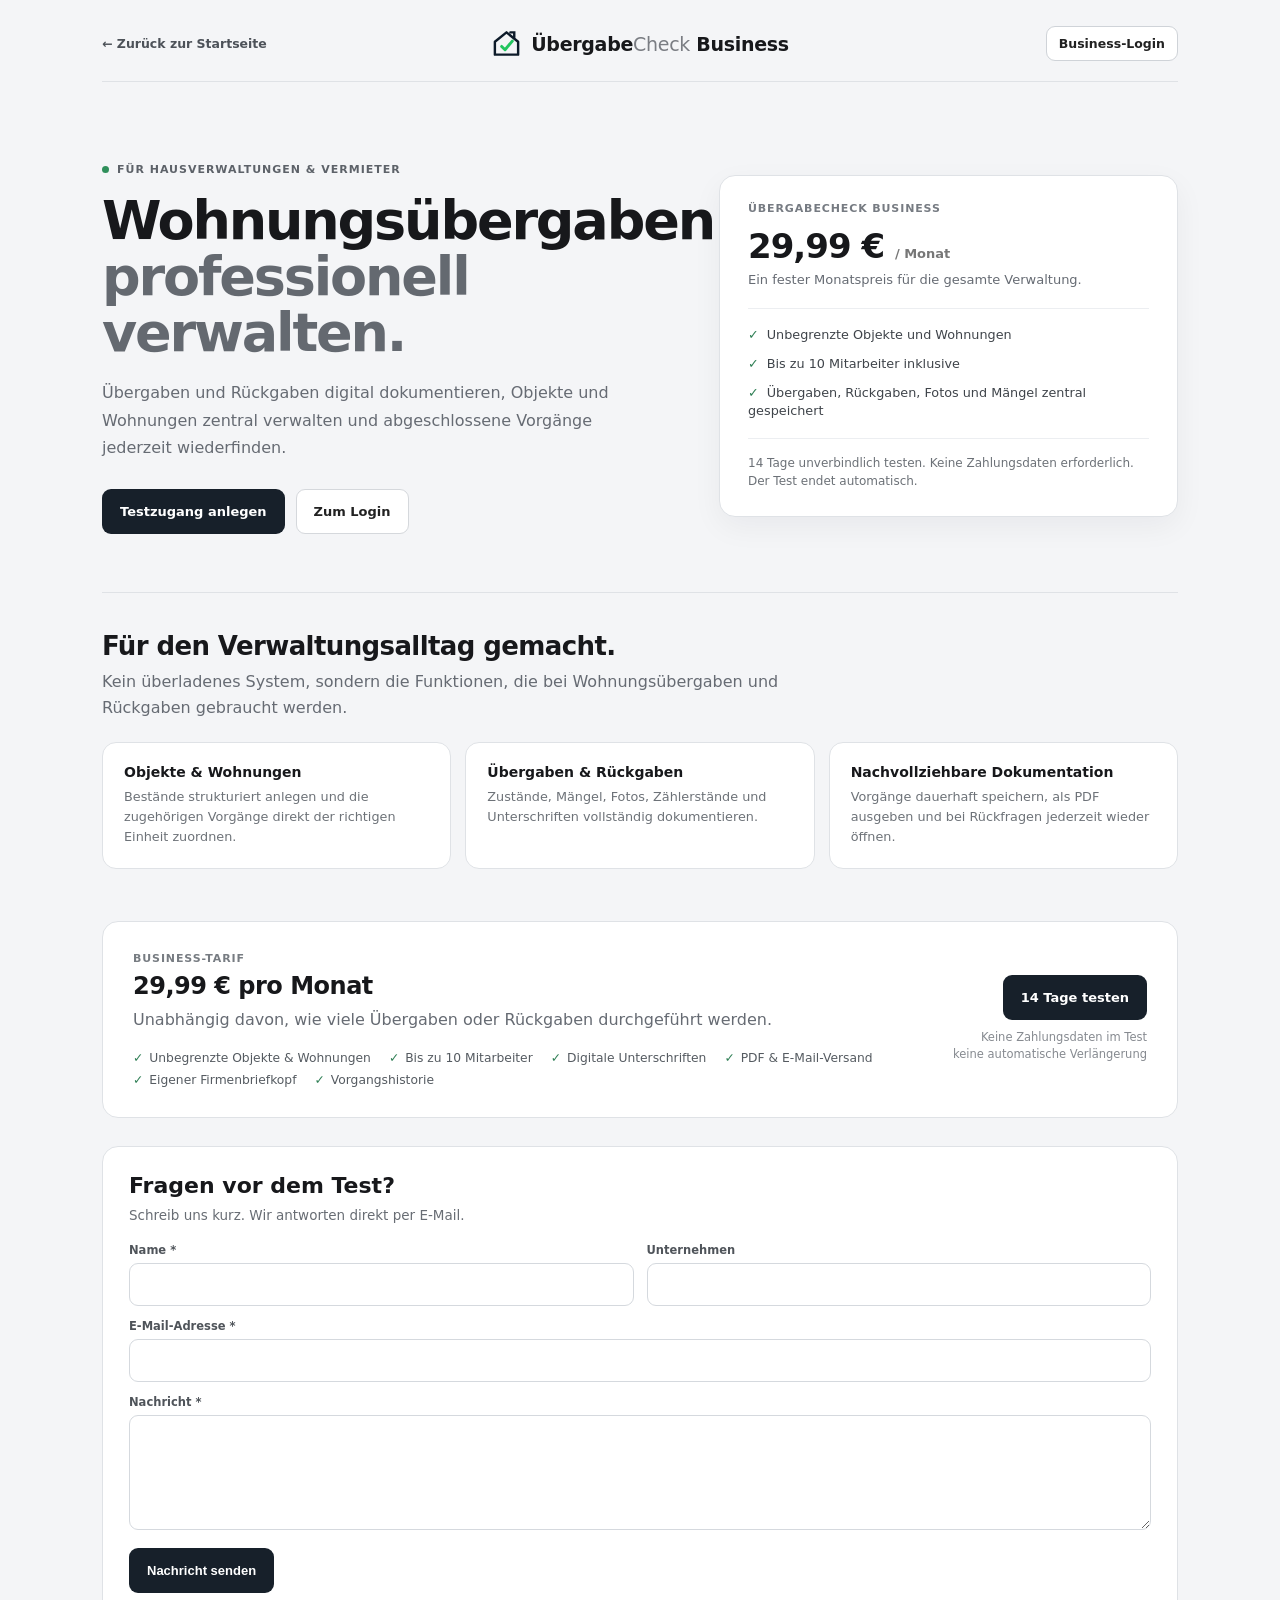
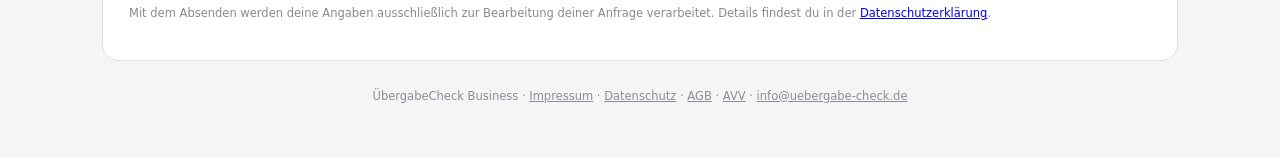
<file: landing.html>
<!DOCTYPE html>
<html lang="de">
<head>
<meta charset="UTF-8">
<meta name="viewport" content="width=device-width, initial-scale=1.0">
<title>ÜbergabeCheck Business</title>
<style>
*{box-sizing:border-box}
:root{
  --bg:#f4f5f7;
  --surface:#ffffff;
  --text:#17181b;
  --muted:#666b73;
  --line:#dfe2e6;
  --line2:#eceef1;
  --dark:#17202a;
}
body{
  margin:0;
  font-family:Inter,system-ui,-apple-system,BlinkMacSystemFont,"Segoe UI",sans-serif;
  background:var(--bg);
  color:var(--text);
}
.wrap{max-width:1120px;margin:0 auto;padding:22px 22px 54px}
.top{
  display:grid;
  grid-template-columns:1fr auto 1fr;
  align-items:center;
  gap:18px;
  padding:4px 0 20px;
  border-bottom:1px solid var(--line);
}
.brand{
  display:flex;
  align-items:center;
  justify-content:center;
  gap:9px;
  font-size:19px;
  font-weight:850;
  letter-spacing:-.3px;
}
.brand span{font-weight:500;color:#7a7d83}
.mark{width:31px;height:31px}.mark svg{width:100%;height:100%;display:block}
.back-home,.customer-login{
  color:#4d5259;
  text-decoration:none;
  font-size:12.5px;
  font-weight:750;
}
.back-home{justify-self:start}
.customer-login{
  justify-self:end;
  border:1px solid #cfd3d8;
  background:var(--surface);
  padding:9px 12px;
  border-radius:9px;
  color:#222;
}
.customer-login:hover,.back-home:hover{color:#111}

.hero{
  display:grid;
  grid-template-columns:minmax(0,1.1fr) minmax(320px,.9fr);
  gap:56px;
  align-items:center;
  padding:76px 0 58px;
}
.hero-copy{max-width:700px}
.pill{
  display:inline-flex;
  align-items:center;
  gap:8px;
  font-size:11px;
  font-weight:850;
  letter-spacing:.09em;
  text-transform:uppercase;
  color:#5d6269;
  margin-bottom:17px;
}
.pill::before{
  content:"";
  width:7px;height:7px;border-radius:50%;
  background:#2f8f5b;
}
.hero h1{
  font-size:54px;
  line-height:1.04;
  letter-spacing:-2.15px;
  margin:0 0 18px;
  max-width:760px;
}
.hero h1 em{font-style:normal;color:#646970}
.lead{
  max-width:680px;
  margin:0;
  color:var(--muted);
  font-size:16px;
  line-height:1.7;
}
.actions{
  display:flex;
  gap:11px;
  flex-wrap:wrap;
  margin-top:28px;
}
.btn{
  display:inline-flex;
  align-items:center;
  justify-content:center;
  min-height:45px;
  padding:11px 17px;
  border-radius:9px;
  text-decoration:none;
  font-weight:800;
  font-size:13px;
  border:1px solid transparent;
  cursor:pointer;
}
.primary{background:var(--dark);color:#fff}
.secondary{background:#fff;color:#222;border-color:#d5d8dc}

.hero-offer{
  background:var(--surface);
  border:1px solid var(--line);
  border-radius:16px;
  padding:26px 28px;
  box-shadow:0 10px 30px rgba(20,25,35,.05);
}
.hero-offer-label{
  font-size:11px;
  font-weight:850;
  letter-spacing:.08em;
  text-transform:uppercase;
  color:#767b82;
  margin-bottom:14px;
}
.hero-price{
  font-size:34px;
  line-height:1;
  font-weight:900;
  letter-spacing:-1px;
  margin-bottom:7px;
}
.hero-price small{font-size:13px;font-weight:700;color:#777;letter-spacing:0}
.hero-price-copy{
  font-size:13px;
  line-height:1.55;
  color:#666b73;
  margin:0 0 18px;
}
.hero-offer ul{
  list-style:none;
  margin:0;
  padding:0;
  display:grid;
  gap:10px;
  border-top:1px solid var(--line2);
  padding-top:17px;
}
.hero-offer li{
  font-size:12.8px;
  line-height:1.45;
  color:#3f444a;
}
.hero-offer li::before{content:"✓";margin-right:8px;font-weight:900;color:#2f7f55}
.hero-trial{
  margin-top:17px;
  padding-top:15px;
  border-top:1px solid var(--line2);
  font-size:12px;
  line-height:1.5;
  color:#6c7177;
}

.section-title{
  margin:0 0 8px;
  font-size:26px;
  letter-spacing:-.6px;
}
.section-lead{
  margin:0;
  color:var(--muted);
  line-height:1.6;
  max-width:720px;
}
.grid{
  display:grid;
  grid-template-columns:repeat(3,1fr);
  gap:14px;
  margin-top:22px;
}
.card{
  background:#fff;
  border:1px solid var(--line);
  border-radius:14px;
  padding:21px;
}
.card strong{display:block;font-size:14px;margin-bottom:7px}
.card span{display:block;color:#6d7278;font-size:12.8px;line-height:1.55}

.features-section{
  padding:38px 0 12px;
  border-top:1px solid var(--line);
}
.pricing{
  margin-top:40px;
  background:#fff;
  border:1px solid var(--line);
  border-radius:16px;
  padding:30px;
  display:grid;
  grid-template-columns:1fr auto;
  gap:28px;
  align-items:center;
}
.pricing-kicker{
  font-size:11px;
  font-weight:850;
  letter-spacing:.08em;
  text-transform:uppercase;
  color:#777c82;
  margin-bottom:7px;
}
.pricing h2{font-size:24px;margin:0 0 8px;letter-spacing:-.5px}
.pricing-copy{margin:0;color:#666b73;line-height:1.55;max-width:690px}
.price{font-size:31px;font-weight:900;letter-spacing:-.8px;margin:0 0 4px}
.price small{font-size:13px;color:#777;letter-spacing:0}
.trial{font-size:12px;color:#6d7278;line-height:1.5}
.pricing-list-wrap{margin-top:18px}
.pricing-list{
  display:flex;
  flex-wrap:wrap;
  gap:8px 18px;
  list-style:none;
  padding:0;
  margin:0;
}
.pricing-list li{font-size:12.3px;color:#555b61}
.pricing-list li::before{content:"✓";margin-right:6px;font-weight:900;color:#2f7f55}
.pricing-actions{text-align:right}
.pricing-note{font-size:11.5px;color:#868a90;line-height:1.45;margin-top:9px}

.section{display:none}
.contact{
  margin-top:28px;
  background:#fff;
  border:1px solid var(--line);
  border-radius:16px;
  padding:26px;
}
.contact h2{font-size:22px;margin:0 0 7px}
.contact>p{color:#686d74;line-height:1.55;margin:0 0 18px;font-size:13.5px}
.contact-grid{display:grid;grid-template-columns:1fr 1fr;gap:13px}
.contact label{display:block;font-size:11.5px;font-weight:800;margin:0 0 6px;color:#4f545a}
.contact input,.contact textarea{
  width:100%;
  padding:11px 12px;
  border:1px solid #d5d9de;
  border-radius:9px;
  font:inherit;
  background:#fff
}
.contact textarea{min-height:115px;resize:vertical}
.contact-full{grid-column:1/-1}
.contact-actions{display:flex;align-items:center;gap:12px;margin-top:14px}
.contact-status{font-size:12.5px;color:#666}
.contact-status.ok{color:#18743a}.contact-status.error{color:#a11}
.contact-hp{position:absolute!important;left:-9999px!important;width:1px!important;height:1px!important;overflow:hidden!important}

.footer{text-align:center;color:#8a8e94;font-size:11.5px;margin-top:28px}
.footer a{color:inherit;text-decoration:underline;cursor:pointer}

.legal-overlay{position:fixed;inset:0;background:rgba(0,0,0,.48);display:flex;align-items:center;justify-content:center;padding:18px;z-index:1000}
.legal-overlay.hidden{display:none}
.legal-modal{background:#fff;width:min(820px,100%);max-height:90vh;overflow:auto;border-radius:20px;padding:26px;box-shadow:0 20px 60px rgba(0,0,0,.22);text-align:left}
.legal-head{display:flex;justify-content:space-between;align-items:center;gap:16px;margin-bottom:14px}
.legal-head h2{margin:0;font-size:24px}
.legal-close{border:0;border-radius:10px;padding:9px 13px;background:#ececef;color:#222;font:inherit;font-weight:750;cursor:pointer}
.legal-modal h3{margin:24px 0 8px;font-size:16px}
.legal-modal p{margin:0 0 14px;color:#555;line-height:1.65}
.legal-modal strong{color:#222}

@media(max-width:860px){
  .top{grid-template-columns:1fr auto}
  .brand{grid-column:1/-1;grid-row:2;justify-content:flex-start}
  .hero{grid-template-columns:1fr;gap:26px;padding:50px 0 40px}
  .hero-offer{max-width:620px}
  .grid{grid-template-columns:1fr}
  .pricing{grid-template-columns:1fr}
  .pricing-actions{text-align:left}
}
@media(max-width:560px){
  .wrap{padding:16px 14px 38px}
  .hero h1{font-size:39px;letter-spacing:-1.5px}
  .lead{font-size:15px}
  .actions .btn{width:100%}
  .hero-offer{padding:22px 19px}
  .pricing{padding:22px 18px}
  .contact{padding:22px 18px}
  .contact-grid{grid-template-columns:1fr}
  .contact-full{grid-column:auto}
}
</style>
</head>
<body>
<div class="wrap">
  <div class="top">
    <a class="back-home" href="../">← Zurück zur Startseite</a>
    <div class="brand">
      <div class="mark" aria-hidden="true"><svg viewBox="0 0 64 64" fill="none" xmlns="http://www.w3.org/2000/svg"><path d="M8 28.5 32 9l24 19.5V55H8V28.5Z" stroke="#0D1B2A" stroke-width="5" stroke-linejoin="round"/><path d="M40 9h8v10" stroke="#0D1B2A" stroke-width="5" stroke-linecap="round"/><path d="m22 38 7 7 15-18" stroke="#22C55E" stroke-width="6" stroke-linecap="round" stroke-linejoin="round"/></svg></div>
      <div>Übergabe<span>Check</span> Business</div>
    </div>
    <a class="customer-login" href="app.html">Business-Login</a>
  </div>

  <main class="hero">
    <div class="hero-copy">
      <div class="pill">Für Hausverwaltungen &amp; Vermieter</div>
      <h1>Wohnungsübergaben<br><em>professionell verwalten.</em></h1>
      <p class="lead">Übergaben und Rückgaben digital dokumentieren, Objekte und Wohnungen zentral verwalten und abgeschlossene Vorgänge jederzeit wiederfinden.</p>
      <div class="actions">
        <a class="btn primary" href="app.html?register=1">Testzugang anlegen</a>
        <a class="btn secondary" href="app.html">Zum Login</a>
      </div>
    </div>

    <aside class="hero-offer">
      <div class="hero-offer-label">ÜbergabeCheck Business</div>
      <div class="hero-price">29,99 € <small>/ Monat</small></div>
      <div class="hero-price-copy">Ein fester Monatspreis für die gesamte Verwaltung.</div>
      <ul>
        <li>Unbegrenzte Objekte und Wohnungen</li>
        <li>Bis zu 10 Mitarbeiter inklusive</li>
        <li>Übergaben, Rückgaben, Fotos und Mängel zentral gespeichert</li>
      </ul>
      <div class="hero-trial">14 Tage unverbindlich testen. Keine Zahlungsdaten erforderlich. Der Test endet automatisch.</div>
    </aside>
  </main>

  <section class="features-section" id="funktionen">
    <h2 class="section-title">Für den Verwaltungsalltag gemacht.</h2>
    <p class="section-lead">Kein überladenes System, sondern die Funktionen, die bei Wohnungsübergaben und Rückgaben gebraucht werden.</p>

    <div class="grid">
      <div class="card">
        <strong>Objekte &amp; Wohnungen</strong>
        <span>Bestände strukturiert anlegen und die zugehörigen Vorgänge direkt der richtigen Einheit zuordnen.</span>
      </div>
      <div class="card">
        <strong>Übergaben &amp; Rückgaben</strong>
        <span>Zustände, Mängel, Fotos, Zählerstände und Unterschriften vollständig dokumentieren.</span>
      </div>
      <div class="card">
        <strong>Nachvollziehbare Dokumentation</strong>
        <span>Vorgänge dauerhaft speichern, als PDF ausgeben und bei Rückfragen jederzeit wieder öffnen.</span>
      </div>
    </div>
  </section>

  <section class="pricing" id="preis">
    <div>
      <div class="pricing-kicker">Business-Tarif</div>
      <h2>29,99 € pro Monat</h2>
      <p class="pricing-copy">Unabhängig davon, wie viele Übergaben oder Rückgaben durchgeführt werden.</p>
      <div class="pricing-list-wrap">
        <ul class="pricing-list">
          <li>Unbegrenzte Objekte &amp; Wohnungen</li>
          <li>Bis zu 10 Mitarbeiter</li>
          <li>Digitale Unterschriften</li>
          <li>PDF &amp; E-Mail-Versand</li>
          <li>Eigener Firmenbriefkopf</li>
          <li>Vorgangshistorie</li>
        </ul>
      </div>
    </div>
    <div class="pricing-actions">
      <a class="btn primary" href="app.html?register=1">14 Tage testen</a>
      <div class="pricing-note">Keine Zahlungsdaten im Test<br>keine automatische Verlängerung</div>
    </div>
  </section>

  <section class="contact" id="kontakt">
    <h2>Fragen vor dem Test?</h2>
    <p>Schreib uns kurz. Wir antworten direkt per E-Mail.</p>
    <form id="businessContactForm" onsubmit="sendBusinessContact(event)">
      <div class="contact-grid">
        <div><label for="contactName">Name *</label><input id="contactName" name="name" maxlength="120" autocomplete="name" required></div>
        <div><label for="contactCompany">Unternehmen</label><input id="contactCompany" name="company" maxlength="160" autocomplete="organization"></div>
        <div class="contact-full"><label for="contactEmail">E-Mail-Adresse *</label><input id="contactEmail" name="email" type="email" maxlength="254" autocomplete="email" required></div>
        <div class="contact-full"><label for="contactMessage">Nachricht *</label><textarea id="contactMessage" name="message" maxlength="5000" minlength="10" required></textarea></div>
        <div class="contact-hp" aria-hidden="true"><label for="contactWebsite">Website</label><input id="contactWebsite" name="website" tabindex="-1" autocomplete="off"></div>
      </div>
      <div class="contact-actions"><button class="btn primary" id="contactSubmit" type="submit">Nachricht senden</button><span class="contact-status" id="contactStatus" aria-live="polite"></span></div>
      <p class="pricing-note" style="margin-top:12px">Mit dem Absenden werden deine Angaben ausschließlich zur Bearbeitung deiner Anfrage verarbeitet. Details findest du in der <a href="app.html#datenschutz">Datenschutzerklärung</a>.</p>
    </form>
  </section>

  <div class="footer">ÜbergabeCheck Business · <a href="app.html#impressum">Impressum</a> · <a href="app.html#datenschutz">Datenschutz</a> · <a href="app.html#agb">AGB</a> · <a href="app.html#avv">AVV</a> · <a href="mailto:info@uebergabe-check.de">info@uebergabe-check.de</a></div>
</div>

<div class="legal-overlay hidden" id="impressumOverlay" role="presentation" onclick="if(event.target===this) closeLegal('impressum')">
  <div class="legal-modal" role="dialog" aria-modal="true" aria-labelledby="impressumTitle">
    <div class="legal-head"><h2 id="impressumTitle">Impressum</h2><button class="legal-close" type="button" onclick="closeLegal('impressum')">Schließen</button></div>
    <h3>Angaben gemäß § 5 DDG</h3>
    <p><strong>Sven Mettmann / ÜbergabeCheck</strong><br>Weiherstraße 30<br>89522 Heidenheim an der Brenz</p>
    <h3>Kontakt</h3>
    <p>E-Mail: <a href="mailto:info@uebergabe-check.de">info@uebergabe-check.de</a><br>Kontaktformular: <a href="#kontakt" onclick="closeLegal('impressum')">direkt online schreiben</a></p>
    <h3>Verantwortlich für den Inhalt</h3>
    <p>Sven Mettmann / ÜbergabeCheck<br>Weiherstraße 30<br>89522 Heidenheim an der Brenz</p>
  </div>
</div>

<div class="legal-overlay hidden" id="datenschutzOverlay" role="presentation" onclick="if(event.target===this) closeLegal('datenschutz')">
  <div class="legal-modal" role="dialog" aria-modal="true" aria-labelledby="datenschutzTitle">
    <div class="legal-head"><h2 id="datenschutzTitle">Datenschutzerklärung – Business-Startseite</h2><button class="legal-close" type="button" onclick="closeLegal('datenschutz')">Schließen</button></div>
    <p><strong>Stand: 27. August 2026</strong></p>
    <p>Für Registrierung, Business-Anwendung, Vertragsabwicklung, Stripe, Supabase und weitere dort eingesetzte Dienste gilt die ausführliche <a href="app.html#datenschutz">Datenschutzerklärung von ÜbergabeCheck Business</a>.</p>
    <h3>1. Verantwortlicher</h3>
    <p>Verantwortlich für die Verarbeitung personenbezogener Daten ist:<br><br><strong>Sven Mettmann</strong><br>Weiherstraße 30<br>89522 Heidenheim an der Brenz<br><br>E-Mail: <strong>info@uebergabe-check.de</strong></p>
    <h3>2. ÜbergabeCheck Business</h3>
    <p>ÜbergabeCheck Business ist eine Webanwendung zur zentralen Verwaltung von Objekten, Wohnungen, Wohnungsübergaben und festgestellten Mängeln. Für die Nutzung eines Unternehmenskontos werden Anmelde- und Kontodaten verarbeitet. Angaben aus gespeicherten Übergaben werden dem jeweiligen Unternehmenskonto und der zugehörigen Wohnung zugeordnet.</p>
    <h3>3. Speicherung und Verarbeitung</h3>
    <p>Während einer laufenden Übergabe kann ein technischer Entwurf vorübergehend im Browser des verwendeten Geräts gespeichert werden. Dauerhaft gespeicherte Objekte, Wohnungen, Übergaben, Mängelangaben, Fotos und Unterschriften werden im Business-Bereich zentral gespeichert und dem jeweiligen Unternehmenskonto zugeordnet.</p>
    <h3>4. Authentifizierung und Datenbank mit Supabase</h3>
    <p>Für Registrierung, Anmeldung und die zentrale Speicherung der Business-Daten verwenden wir <strong>Supabase</strong>. Dabei werden insbesondere Kontodaten sowie die vom angemeldeten Unternehmen angelegten Objekte, Wohnungen und Übergabedaten verarbeitet.</p>
    <h3>5. Webanalyse in der Business-Anwendung</h3>
    <p>In der eigentlichen Business-Anwendung verwenden wir <strong>Umami Cloud</strong>, um die Nutzung der Anwendung auszuwerten und zu verbessern. Dabei werden keine Inhalte von Übergabeprotokollen, Namen, Adressen, Fotos oder Unterschriften an Umami übermittelt. Auf dieser vorgeschalteten Business-Startseite ist derzeit keine Umami-Webanalyse eingebunden.</p>
    <h3>6. Hosting durch STRATO</h3>
    <p>Diese Website wird über <strong>STRATO</strong> bereitgestellt. Beim Aufruf können technisch notwendige Verbindungsdaten wie IP-Adresse, Zeitpunkt des Zugriffs, aufgerufene Ressource sowie Browser- und Geräteinformationen durch den Hostinganbieter verarbeitet werden. Dies dient der sicheren und zuverlässigen Bereitstellung der Website.</p>
    <h3>7. Rechtsgrundlage</h3>
    <p>Soweit personenbezogene Daten verarbeitet werden, erfolgt die Verarbeitung insbesondere zur Bereitstellung und Absicherung der Website und Anwendung sowie – soweit erforderlich – auf Grundlage von Art. 6 Abs. 1 lit. f DSGVO. Weitere Rechtsgrundlagen können sich abhängig von der konkreten Nutzung und dem Vertragsverhältnis ergeben.</p>
    <h3>8. Kontaktformular</h3>
    <p>Wenn du das Kontaktformular nutzt, verarbeiten wir deinen Namen, deine E-Mail-Adresse, optional dein Unternehmen und den Inhalt deiner Nachricht, um deine Anfrage zu bearbeiten und zu beantworten. Die Verarbeitung erfolgt je nach Inhalt der Anfrage zur Durchführung vorvertraglicher oder vertraglicher Maßnahmen gemäß Art. 6 Abs. 1 lit. b DSGVO oder auf Grundlage unseres berechtigten Interesses an der Bearbeitung geschäftlicher Anfragen gemäß Art. 6 Abs. 1 lit. f DSGVO. Für die technische Übermittlung der Kontaktanfrage nutzen wir <strong>Resend (Plus Five Five, Inc., USA)</strong>. Für Übermittlungen in die USA stützt Resend seine Datenschutzunterlagen unter anderem auf das EU-U.S. Data Privacy Framework und Standardvertragsklauseln. Anfragen werden nur so lange gespeichert, wie dies für Bearbeitung, Nachweis und gegebenenfalls gesetzliche Aufbewahrungspflichten erforderlich ist.</p>
    <h3>9. Deine Rechte</h3>
    <p>Du hast nach Maßgabe der DSGVO insbesondere das Recht auf Auskunft, Berichtigung, Löschung, Einschränkung der Verarbeitung, Datenübertragbarkeit und Widerspruch gegen bestimmte Verarbeitungen. Außerdem besteht ein Beschwerderecht bei einer Datenschutzaufsichtsbehörde.</p>
    <h3>10. Änderungen</h3>
    <p>Diese Datenschutzerklärung kann angepasst werden, wenn sich die technische Ausgestaltung oder die eingesetzten Dienste ändern.</p>
  </div>
</div>

<script>
const CONTACT_ENDPOINT="https://fkirkglhcpltxlcsozmd.supabase.co/functions/v1/contact-message";
async function sendBusinessContact(event){
  event.preventDefault();
  const form=event.currentTarget;
  const button=document.getElementById('contactSubmit');
  const status=document.getElementById('contactStatus');
  if(button){button.disabled=true;button.textContent='Wird gesendet …';}
  if(status){status.className='contact-status';status.textContent='';}
  try{
    const fd=new FormData(form);
    const response=await fetch(CONTACT_ENDPOINT,{method:'POST',headers:{'Content-Type':'application/json'},body:JSON.stringify({name:fd.get('name'),company:fd.get('company'),email:fd.get('email'),message:fd.get('message'),website:fd.get('website')})});
    const data=await response.json().catch(()=>({}));
    if(!response.ok) throw new Error(data?.error||'Nachricht konnte nicht gesendet werden.');
    form.reset();
    if(status){status.className='contact-status ok';status.textContent='Danke! Deine Nachricht wurde gesendet.';}
  }catch(error){
    if(status){status.className='contact-status error';status.textContent=error?.message||'Nachricht konnte gerade nicht gesendet werden.';}
  }finally{
    if(button){button.disabled=false;button.textContent='Nachricht senden →';}
  }
}
function openLegal(type){
  const id=type==='impressum'?'impressumOverlay':'datenschutzOverlay';
  document.getElementById(id)?.classList.remove('hidden');
  document.body.style.overflow='hidden';
}
function closeLegal(type){
  const id=type==='impressum'?'impressumOverlay':'datenschutzOverlay';
  document.getElementById(id)?.classList.add('hidden');
  document.body.style.overflow='';
}
document.addEventListener('keydown',event=>{
  if(event.key!=='Escape') return;
  document.getElementById('impressumOverlay')?.classList.add('hidden');
  document.getElementById('datenschutzOverlay')?.classList.add('hidden');
  document.body.style.overflow='';
});
</script>
</body>
</html>
</file>
